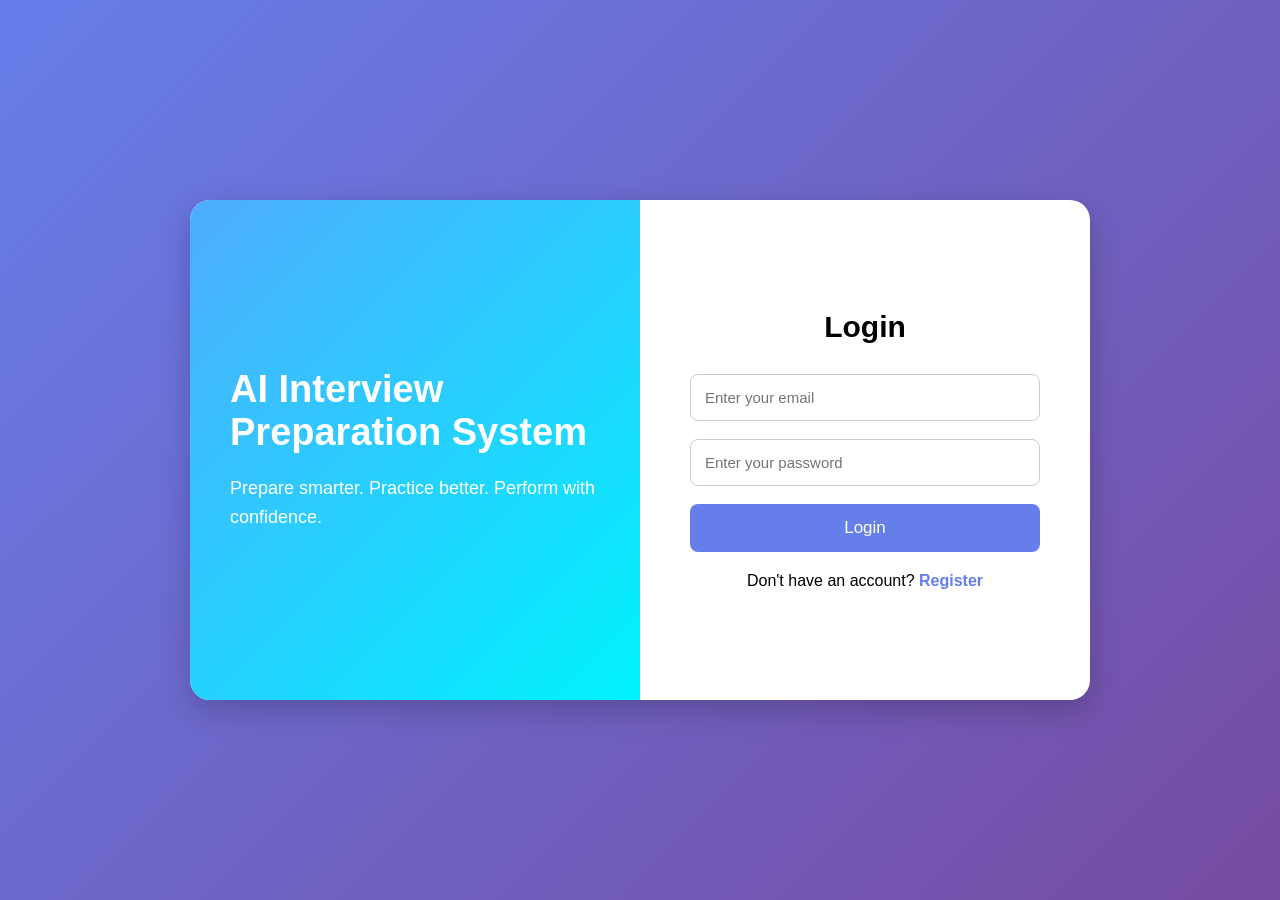
<file: Kratiii/AI-Interview_preparation-System/AI-Interview_preparation-System/frontend/index.html>
<!DOCTYPE html>
<html lang="en">
<head>
    <meta charset="UTF-8">
    <meta name="viewport" content="width=device-width, initial-scale=1.0">
    <title>AI Interview Preparation System</title>
    <link rel="stylesheet" href="style.css">
</head>

<body>

    <div class="container">

        <div class="welcome-section">
            <h1>AI Interview Preparation System</h1>
            <p>Prepare smarter. Practice better. Perform with confidence.</p>
        </div>

        <div class="login-box">
            <h2>Login</h2>

            <form id="loginForm">

                <input
                    type="email"
                    id="email"
                    placeholder="Enter your email"
                    required
                >

                <input
                    type="password"
                    id="password"
                    placeholder="Enter your password"
                    required
                >

                <button type="submit">Login</button>

            </form>

            <p id="message"></p>

            <p class="register-text">
                Don't have an account?
                <a href="register.html">Register</a>
            </p>
        </div>

    </div>

    <script>
        document.getElementById("loginForm").addEventListener("submit", async function(event) {

            event.preventDefault();

            const email = document.getElementById("email").value;
            const password = document.getElementById("password").value;
            const message = document.getElementById("message");

            try {

                const response = await fetch("http://localhost:8080/api/users/login", {
                    method: "POST",
                    headers: {
                        "Content-Type": "application/json"
                    },
                    body: JSON.stringify({
                        email: email,
                        password: password
                    })
                });

                const result = await response.text();

message.innerText = result;

if (result.startsWith("Login successful!|")) {

    const userId = result.split("|")[1];

    localStorage.setItem("userId", userId);

    setTimeout(() => {
        window.location.href = "dashboard.html";
    }, 500);
}

            } catch (error) {

                message.innerText = "Server connection failed!";
                console.error(error);

            }
        });
    </script>

</body>
</html>
</file>
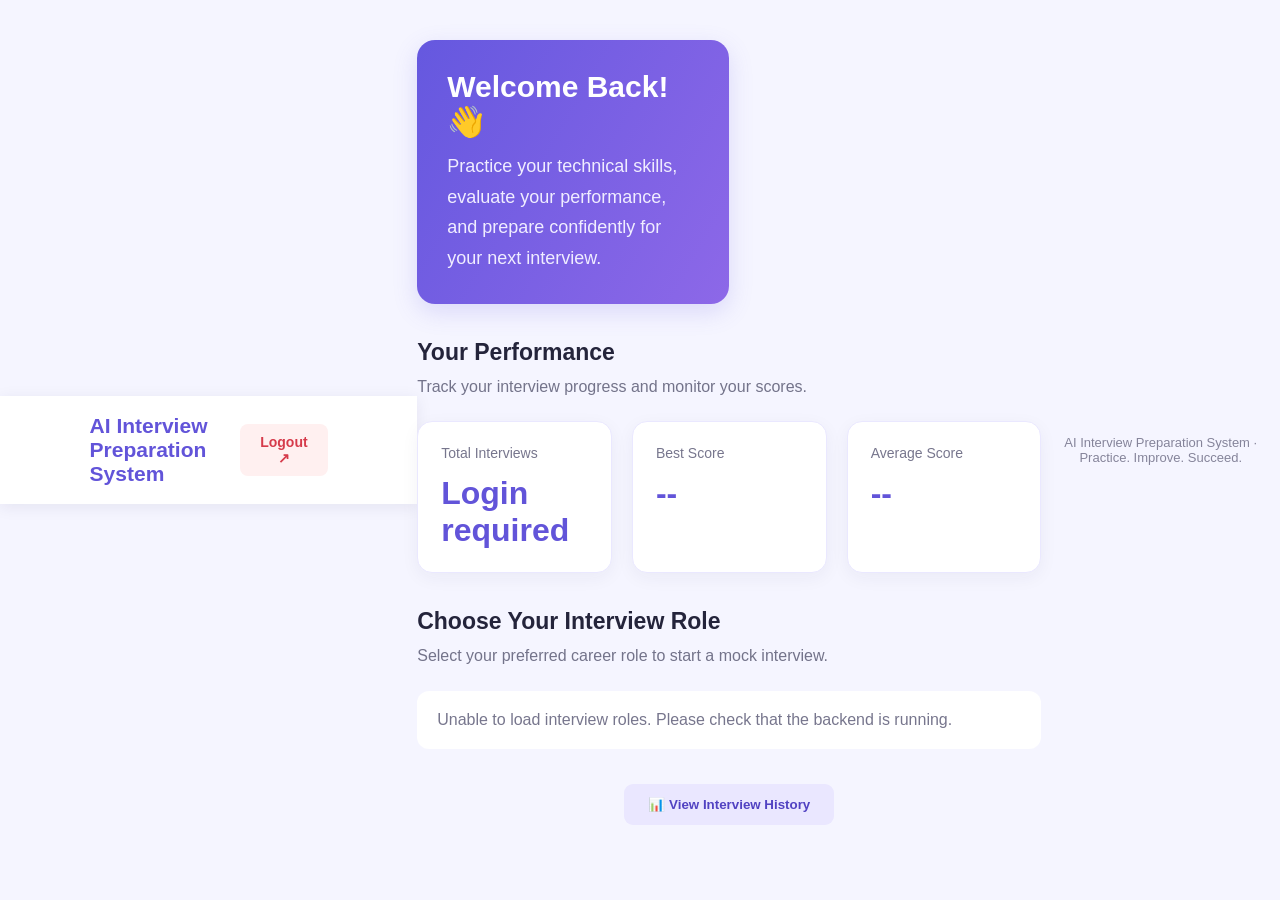
<file: Kratiii/AI-Interview_preparation-System/AI-Interview_preparation-System/frontend/dashboard-backup.html>
<!DOCTYPE html>
<html lang="en">
<head>
    <meta charset="UTF-8">
    <meta name="viewport" content="width=device-width, initial-scale=1.0">
<title>Dashboard | AI Interview Preparation System</title>
<link rel="stylesheet" href="style.css">
<style>
    * {
        box-sizing: border-box;
    }
    body {
        margin: 0;
        min-height: 100vh;
        background: #f5f5ff;
        color: #24243b;
        font-family: Arial, sans-serif;
    }
    .topbar {
        display: flex;
        justify-content: space-between;
        align-items: center;
        gap: 15px;
        padding: 18px 7%;
        background: #ffffff;
        box-shadow: 0 3px 15px rgba(35, 30, 80, 0.08);
    }
    .brand {
        color: #6254d9;
        font-size: 21px;
        font-weight: bold;
    }
    .logout-btn {
        padding: 10px 20px;
        border: none;
        border-radius: 8px;
        background: #fff0f0;
        color: #d63b4b;
        font-size: 14px;
        font-weight: bold;
        cursor: pointer;
    }
    .logout-btn:hover {
        background: #ffe0e0;
    }
    .main-content {
        width: 90%;
        max-width: 1150px;
        margin: 35px auto;
    }
    .welcome-section {
        padding: 30px;
        border-radius: 18px;
        color: white;
        background: linear-gradient(120deg, #6558df, #8d68e8);
        box-shadow: 0 8px 25px rgba(101, 88, 223, 0.18);
    }
    .welcome-section h1 {
        margin: 0 0 12px;
        font-size: 30px;
    }
    .welcome-section p {
        margin: 0;
        line-height: 1.7;
        color: #f0edff;
    }
    .section-title {
        margin: 35px 0 8px;
        font-size: 23px;
    }
    .section-description {
        margin: 0 0 20px;
        color: #73738a;
        line-height: 1.6;
    }
    .stats-grid {
        display: grid;
        grid-template-columns: repeat(3, minmax(0, 1fr));
        gap: 20px;
        margin-top: 22px;
    }
    .stat-card {
        padding: 23px;
        background: white;
        border: 1px solid #eae8ff;
        border-radius: 15px;
        box-shadow: 0 5px 18px rgba(35, 30, 80, 0.05);
    }
    .stat-label {
        margin: 0;
        color: #77768d;
        font-size: 14px;
    }
    .stat-value {
        margin: 14px 0 0;
        color: #6254d9;
        font-size: 32px;
    }
    .roles-grid {
        display: grid;
        grid-template-columns: repeat(2, minmax(0, 1fr));
        gap: 20px;
        margin-top: 22px;
    }
    .role-card {
        display: flex;
        flex-direction: column;
        align-items: flex-start;
        padding: 25px;
        background: #ffffff;
        border: 1px solid #e9e7fa;
        border-radius: 15px;
        box-shadow: 0 5px 18px rgba(35, 30, 80, 0.05);
        transition: transform 0.2s, box-shadow 0.2s;
    }
    .role-card:hover {
        transform: translateY(-4px);
        box-shadow: 0 10px 25px rgba(77, 65, 160, 0.12);
    }
    .role-icon {
        display: flex;
        align-items: center;
        justify-content: center;
        width: 48px;
        height: 48px;
        margin-bottom: 16px;
        border-radius: 12px;
        background: #efedff;
        font-size: 24px;
    }
    .role-card h3 {
        margin: 0 0 10px;
        font-size: 19px;
    }
    .role-card p {
        flex-grow: 1;
        margin: 0 0 20px;
        color: #77768d;
        font-size: 14px;
        line-height: 1.6;
    }
    .start-btn {
        width: 100%;
        padding: 12px 16px;
        border: none;
        border-radius: 8px;
        background: #6858dc;
        color: white;
        font-size: 14px;
        font-weight: bold;
        cursor: pointer;
    }
    .start-btn:hover {
        background: #5142c2;
    }
    .role-message {
        grid-column: 1 / -1;
        padding: 20px;
        background: white;
        border-radius: 12px;
        color: #77768d;
    }
    .bottom-actions {
        display: flex;
        justify-content: center;
        gap: 15px;
        flex-wrap: wrap;
        margin: 35px 0;
    }
    .history-btn {
        padding: 13px 24px;
        border: none;
        border-radius: 9px;
        background: #eae7ff;
        color: #5142c2;
        font-weight: bold;
        cursor: pointer;
    }
    .history-btn:hover {
        background: #dcd6ff;
    }
    .footer {
        padding: 22px;
        text-align: center;
        color: #85849a;
        font-size: 13px;
    }
    @media (max-width: 650px) {
        .topbar {
            padding: 16px 5%;
        }
        .brand {
            max-width: 220px;
            font-size: 17px;
            line-height: 1.4;
        }
        .main-content {
            width: 92%;
            margin: 22px auto;
        }
        .welcome-section {
            padding: 24px;
        }
        .welcome-section h1 {
            font-size: 25px;
        }
        .stats-grid {
            grid-template-columns: 1fr;
            gap: 13px;
        }
        .stat-card {
            padding: 20px;
        }
        .stat-value {
            font-size: 28px;
        }
        .roles-grid {
            grid-template-columns: 1fr;
            gap: 15px;
        }
    }
</style>
</head>
<body>
<header class="topbar">
    <div class="brand">AI Interview Preparation System</div>
    <button class="logout-btn" onclick="logoutUser()">
        Logout ↗
    </button>
</header>
<main class="main-content">
    <section class="welcome-section">
        <h1>Welcome Back! 👋</h1>
        <p>
            Practice your technical skills, evaluate your performance,
            and prepare confidently for your next interview.
        </p>
    </section>
    <section>
        <h2 class="section-title">Your Performance</h2>
        <p class="section-description">
            Track your interview progress and monitor your scores.
        </p>
        <div class="stats-grid">
            <div class="stat-card">
                <p class="stat-label">Total Interviews</p>
                <h2 class="stat-value" id="totalInterviews">Loading...</h2>
            </div>
            <div class="stat-card">
                <p class="stat-label">Best Score</p>
                <h2 class="stat-value" id="bestScore">Loading...</h2>
            </div>
            <div class="stat-card">
                <p class="stat-label">Average Score</p>
                <h2 class="stat-value" id="averageScore">Loading...</h2>
            </div>
        </div>
    </section>
    <section>
        <h2 class="section-title">Choose Your Interview Role</h2>
        <p class="section-description">
            Select your preferred career role to start a mock interview.
        </p>
        <div class="roles-grid" id="rolesContainer">
            <p class="role-message">Loading interview roles...</p>
        </div>
    </section>
    <div class="bottom-actions">
        <button class="history-btn"
                onclick="window.location.href='history.html'">
            📊 View Interview History
        </button>
    </div>
</main>
<footer class="footer">
    AI Interview Preparation System · Practice. Improve. Succeed.
</footer>
<script>
    async function loadRoles() {
        const rolesContainer = document.getElementById("rolesContainer");
        const roleDetails = {
            "Java Developer": {
                icon: "☕",
                description: "Practice Java programming and object-oriented concepts."
            },
            "Python Developer": {
                icon: "🐍",
                description: "Improve your Python fundamentals and coding knowledge."
            },
            "Data Scientist": {
                icon: "📊",
                description: "Explore statistics, data analysis, and machine learning."
            },
            "AI / ML Engineer": {
                icon: "🤖",
                description: "Prepare for AI, machine learning, and model-related questions."
            }
        };
        try {
            const response = await fetch("http://localhost:8080/api/roles");
            if (!response.ok) {
                throw new Error("Failed to load roles");
            }
            const roles = await response.json();
            rolesContainer.innerHTML = "";
            roles.forEach(function(role) {
                const details = roleDetails[role.roleName] || {
                    icon: "💻",
                    description: "Practice technical questions for this career role."
                };
                const card = document.createElement("div");
                card.className = "role-card";
                const icon = document.createElement("div");
                icon.className = "role-icon";
                icon.textContent = details.icon;
                const title = document.createElement("h3");
                title.textContent = role.roleName;
                const description = document.createElement("p");
                description.textContent = details.description;
                const button = document.createElement("button");
                button.className = "start-btn";
                button.textContent = "Start Interview →";
                button.onclick = function() {
                    window.location.href =
                        "interview.html?roleId=" + role.roleId;
                };
                card.append(icon, title, description, button);
                rolesContainer.appendChild(card);
            });
            if (roles.length === 0) {
                rolesContainer.innerHTML =
                    '<p class="role-message">No interview roles available yet.</p>';
            }
        } catch (error) {
            rolesContainer.innerHTML =
                '<p class="role-message">Unable to load interview roles. Please check that the backend is running.</p>';
            console.error(error);
        }
    }
    async function loadDashboardStats() {
        const userId = localStorage.getItem("userId");
        const total = document.getElementById("totalInterviews");
        const best = document.getElementById("bestScore");
        const average = document.getElementById("averageScore");
        if (!userId) {
            total.textContent = "Login required";
            best.textContent = "--";
            average.textContent = "--";
            return;
        }
        try {
            const response = await fetch(
                "http://localhost:8080/api/dashboard/stats/" + userId
            );
            if (!response.ok) {
                throw new Error("Unable to load statistics");
            }
            const stats = await response.json();
            total.textContent = stats.total_interviews;
            best.textContent = stats.best_score + "%";
            average.textContent = stats.average_score + "%";
        } catch (error) {
            total.textContent = "--";
            best.textContent = "--";
            average.textContent = "--";
            console.error(error);
        }
    }
    function logoutUser() {
        localStorage.removeItem("userId");
        window.location.href = "index.html";
    }
    loadRoles();
    loadDashboardStats();
</script>
</body>
</html>
</file>
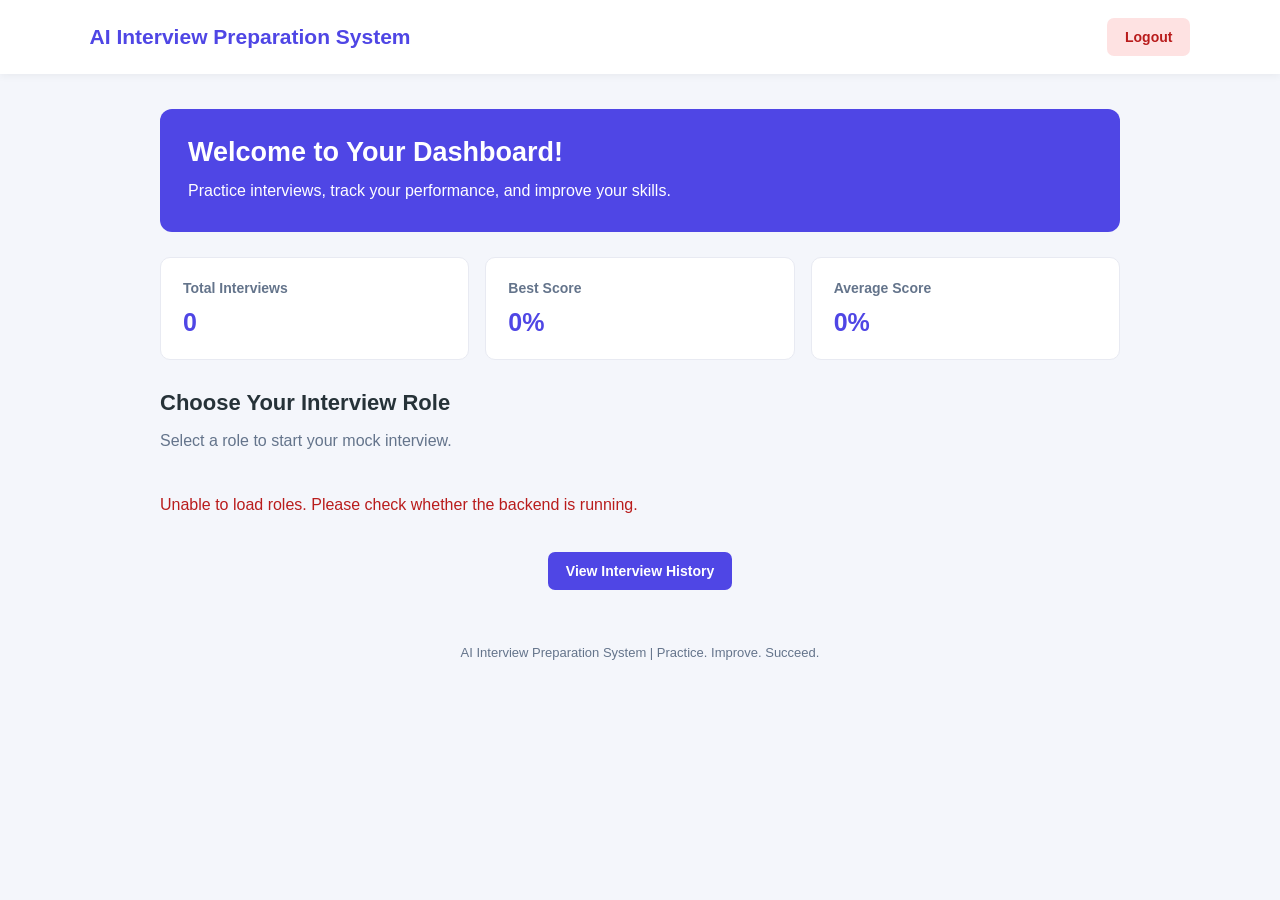
<file: Kratiii/AI-Interview_preparation-System/AI-Interview_preparation-System/frontend/dashboard.html>
<!DOCTYPE html>
<html lang="en">
<head>
    <meta charset="UTF-8">
    <meta name="viewport" content="width=device-width, initial-scale=1.0">
    <title>AI Interview Preparation System</title>

    <style>
        * {
            box-sizing: border-box;
        }

        body {
            margin: 0;
            font-family: Arial, sans-serif;
            background: #f4f6fb;
            color: #263238;
        }

        header {
            background: #ffffff;
            padding: 18px 7%;
            display: flex;
            justify-content: space-between;
            align-items: center;
            box-shadow: 0 2px 8px #0000000d;
        }

        header h2 {
            margin: 0;
            color: #4f46e5;
            font-size: 21px;
        }

        button {
            cursor: pointer;
            border: none;
            border-radius: 7px;
            padding: 11px 18px;
            font-size: 14px;
            font-weight: 600;
        }

        .logout {
            background: #fee2e2;
            color: #b91c1c;
        }

        .container {
            max-width: 1000px;
            margin: 35px auto;
            padding: 0 20px;
        }

        .welcome {
            background: #4f46e5;
            color: white;
            padding: 28px;
            border-radius: 12px;
            margin-bottom: 25px;
        }

        .welcome h1 {
            margin: 0 0 10px;
            font-size: 27px;
        }

        .welcome p {
            margin: 0;
            line-height: 1.6;
        }

        .stats {
            display: grid;
            grid-template-columns: repeat(3, minmax(0, 1fr));
            gap: 16px;
            margin-bottom: 30px;
        }

        .stat-card, .role-card {
            background: white;
            padding: 22px;
            border-radius: 10px;
            border: 1px solid #e8eaf2;
        }

        .stat-card h3 {
            color: #64748b;
            font-size: 14px;
            margin: 0 0 12px;
        }

        .stat-card p {
            font-size: 25px;
            font-weight: bold;
            color: #4f46e5;
            margin: 0;
        }

        .section-title {
            margin: 0 0 8px;
            font-size: 22px;
        }

        .section-description {
            color: #64748b;
            margin-bottom: 20px;
        }

        .roles {
            display: grid;
            grid-template-columns: repeat(2, minmax(0, 1fr));
            gap: 18px;
        }

        .role-card h3 {
            margin: 0 0 10px;
            font-size: 18px;
        }

        .role-card p {
            color: #64748b;
            font-size: 14px;
            line-height: 1.5;
            min-height: 42px;
        }

        .start-btn, .history-btn {
            background: #4f46e5;
            color: white;
        }

        .start-btn:hover, .history-btn:hover {
            background: #3730a3;
        }

        .history {
            text-align: center;
            margin: 28px 0;
        }

        .message {
            color: #b91c1c;
            padding: 10px 0;
        }

        footer {
            text-align: center;
            color: #64748b;
            font-size: 13px;
            padding: 20px;
        }

        @media (max-width: 600px) {
            header {
                padding: 16px;
                gap: 12px;
            }

            header h2 {
                font-size: 17px;
            }

            .container {
                margin-top: 22px;
                padding: 0 15px;
            }

            .stats {
                grid-template-columns: 1fr;
            }

            .roles {
                grid-template-columns: 1fr;
            }

            .welcome h1 {
                font-size: 23px;
            }
        }
    </style>
</head>

<body>
    <header>
        <h2>AI Interview Preparation System</h2>
        <button class="logout" onclick="logoutUser()">Logout</button>
    </header>

    <main class="container">
        <section class="welcome">
            <h1>Welcome to Your Dashboard!</h1>
            <p>Practice interviews, track your performance, and improve your skills.</p>
        </section>

        <section class="stats">
            <div class="stat-card">
                <h3>Total Interviews</h3>
                <p id="totalInterviews">0</p>
            </div>
            <div class="stat-card">
                <h3>Best Score</h3>
                <p id="bestScore">0%</p>
            </div>
            <div class="stat-card">
                <h3>Average Score</h3>
                <p id="averageScore">0%</p>
            </div>
        </section>

        <section>
            <h2 class="section-title">Choose Your Interview Role</h2>
            <p class="section-description">Select a role to start your mock interview.</p>
            <div class="roles" id="rolesContainer">
                <p>Loading interview roles...</p>
            </div>
            <p class="message" id="errorMessage"></p>
        </section>

        <div class="history">
            <button class="history-btn" onclick="window.location.href='history.html'">
                View Interview History
            </button>
        </div>
    </main>

    <footer>AI Interview Preparation System | Practice. Improve. Succeed.</footer>

    <script>
        async function loadRoles() {
            const container = document.getElementById("rolesContainer");

            try {
                const response = await fetch("http://localhost:8080/api/roles");

                if (!response.ok) {
                    throw new Error("Could not load roles");
                }

                const roles = await response.json();
                container.innerHTML = "";

                roles.forEach(function(role) {
                    const card = document.createElement("div");
                    card.className = "role-card";

                    const title = document.createElement("h3");
                    title.textContent = role.roleName;

                    const description = document.createElement("p");
                    description.textContent =
                        "Practice interview questions and evaluate your preparation.";

                    const button = document.createElement("button");
                    button.className = "start-btn";
                    button.textContent = "Start Interview";
                    console.log("Role data:", role);
                    button.onclick = function() {
                        window.location.href =
                            "interview.html?roleId=" + role.roleId;
                    };

                    card.appendChild(title);
                    card.appendChild(description);
                    card.appendChild(button);
                    container.appendChild(card);
                });
            } catch (error) {
                document.getElementById("errorMessage").textContent =
                    "Unable to load roles. Please check whether the backend is running.";
                container.innerHTML = "";
                console.error(error);
            }
        }

        async function loadDashboardStats() {
            const userId = localStorage.getItem("userId");

            if (!userId) {
                document.getElementById("errorMessage").textContent =
                    "Please log in to view your dashboard.";
                return;
            }

            try {
                const response = await fetch(
                    "http://localhost:8080/api/dashboard/stats/" + userId
                );

                if (!response.ok) {
                    throw new Error("Could not load statistics");
                }

                const stats = await response.json();

                document.getElementById("totalInterviews").textContent =
                    stats.total_interviews ?? 0;
                document.getElementById("bestScore").textContent =
                    (stats.best_score ?? 0) + "%";
                document.getElementById("averageScore").textContent =
                    (stats.average_score ?? 0) + "%";
            } catch (error) {
                console.error("Dashboard statistics error:", error);
            }
        }

        function logoutUser() {
            localStorage.removeItem("userId");
            window.location.href = "index.html";
        }

        loadRoles();
        loadDashboardStats();
    </script>
</body>
</html>
</file>
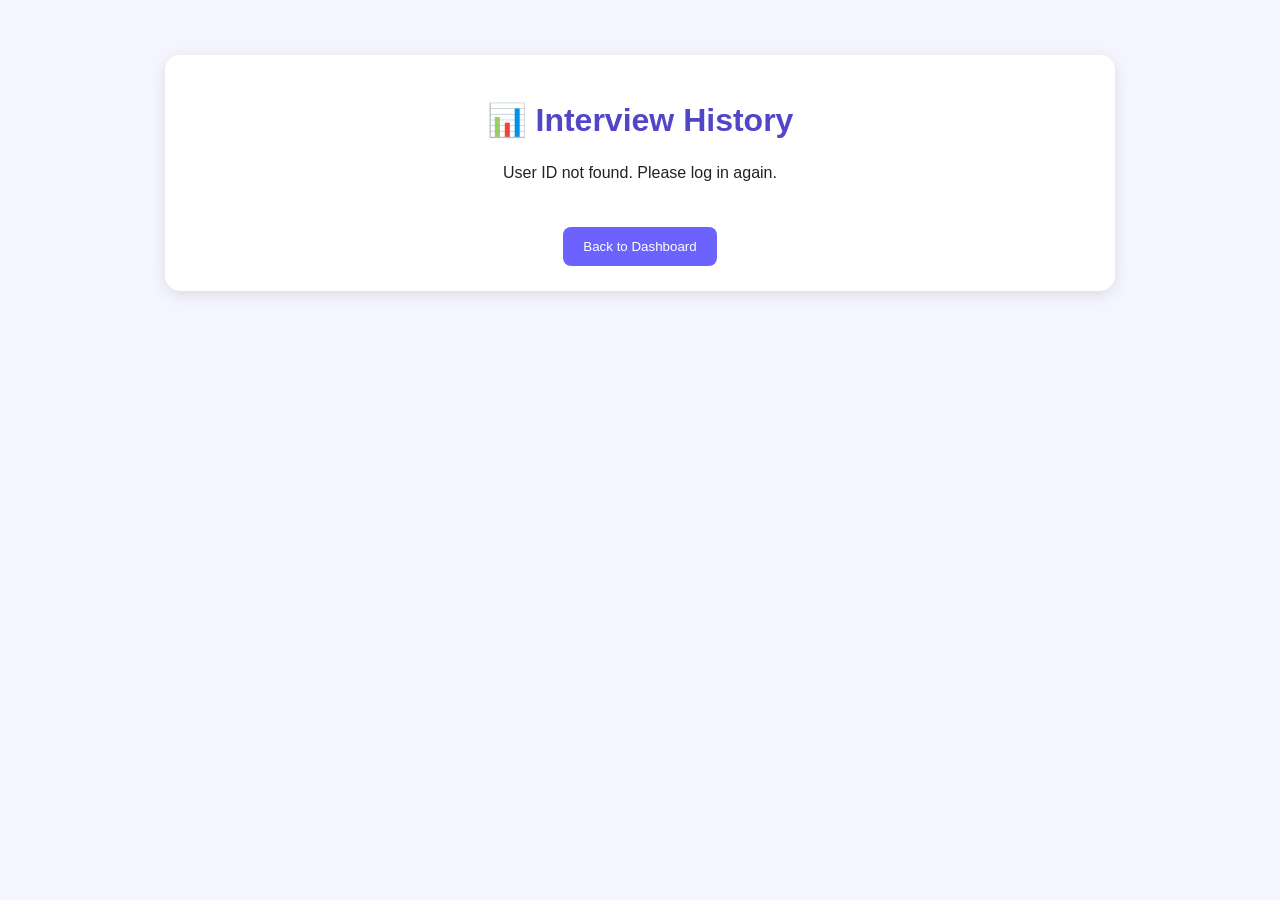
<file: Kratiii/AI-Interview_preparation-System/AI-Interview_preparation-System/frontend/history.html>
<!DOCTYPE html>
<html lang="en">
<head>
    <meta charset="UTF-8">
    <meta name="viewport" content="width=device-width, initial-scale=1.0">
    <title>Interview History</title>
    <style>
        body {
            font-family: Arial, sans-serif;
            background: #f4f5ff;
            margin: 0;
            padding: 25px;
            color: #222;
        }

        .container {
            max-width: 900px;
            margin: 30px auto;
            background: white;
            padding: 25px;
            border-radius: 15px;
            box-shadow: 0 4px 15px rgba(0, 0, 0, 0.1);
        }

        h1 {
            text-align: center;
            color: #5146c8;
        }

        table {
            width: 100%;
            border-collapse: collapse;
            margin-top: 25px;
        }

        th, td {
            padding: 13px 10px;
            border-bottom: 1px solid #ddd;
            text-align: center;
        }

        th {
            background: #6c63ff;
            color: white;
        }

        tr:hover {
            background: #f3f2ff;
        }

        .message {
            text-align: center;
            margin: 25px 0;
        }

        button {
            background: #6c63ff;
            color: white;
            border: none;
            padding: 12px 20px;
            border-radius: 8px;
            cursor: pointer;
            margin-top: 20px;
        }

        button:hover {
            background: #5146c8;
        }

        .back {
            text-align: center;
        }

        @media (max-width: 600px) {
            body {
                padding: 10px;
            }

            .container {
                padding: 12px;
            }

            th, td {
                padding: 9px 5px;
                font-size: 12px;
            }
        }
    </style>
</head>
<body>

<div class="container">
    <h1>📊 Interview History</h1>

    <p id="message" class="message">Loading your interview history...</p>

    <table id="historyTable" style="display: none;">
        <thead>
            <tr>
                <th>Result ID</th>
                <th>Job Role</th>
                <th>Score</th>
                <th>Interview Date</th>
            </tr>
        </thead>
        <tbody id="historyBody"></tbody>
    </table>

    <div class="back">
        <button onclick="window.location.href='dashboard.html'">
            Back to Dashboard
        </button>
    </div>
</div>

<script>
async function loadHistory() {
    const userId = localStorage.getItem("userId");
    const message = document.getElementById("message");
    const table = document.getElementById("historyTable");
    const historyBody = document.getElementById("historyBody");

    if (!userId) {
        message.textContent = "User ID not found. Please log in again.";
        return;
    }

    try {
        const response = await fetch(
            "http://localhost:8080/api/interview/history/" + userId
        );

        if (!response.ok) {
            throw new Error("Unable to load interview history.");
        }

        const history = await response.json();

        if (history.length === 0) {
            message.textContent = "No previous interviews found.";
            return;
        }

        historyBody.innerHTML = "";

        history.forEach(item => {
            const row = document.createElement("tr");

            const resultId = document.createElement("td");
            resultId.textContent = item.result_id;

            const roleName = document.createElement("td");
            roleName.textContent = item.role_name;

            const score = document.createElement("td");
            score.textContent = item.score + "%";

            const interviewDate = document.createElement("td");
            interviewDate.textContent = item.interview_date
                ? new Date(item.interview_date).toLocaleString()
                : "Not available";

            row.append(resultId, roleName, score, interviewDate);
            historyBody.appendChild(row);
        });

        message.textContent = "Your previous interviews are shown below.";
        table.style.display = "table";

    } catch (error) {
        message.textContent =
            "Unable to load history. Please check that the backend is running.";
        console.error(error);
    }
}

loadHistory();
</script>

</body>
</html>
</file>
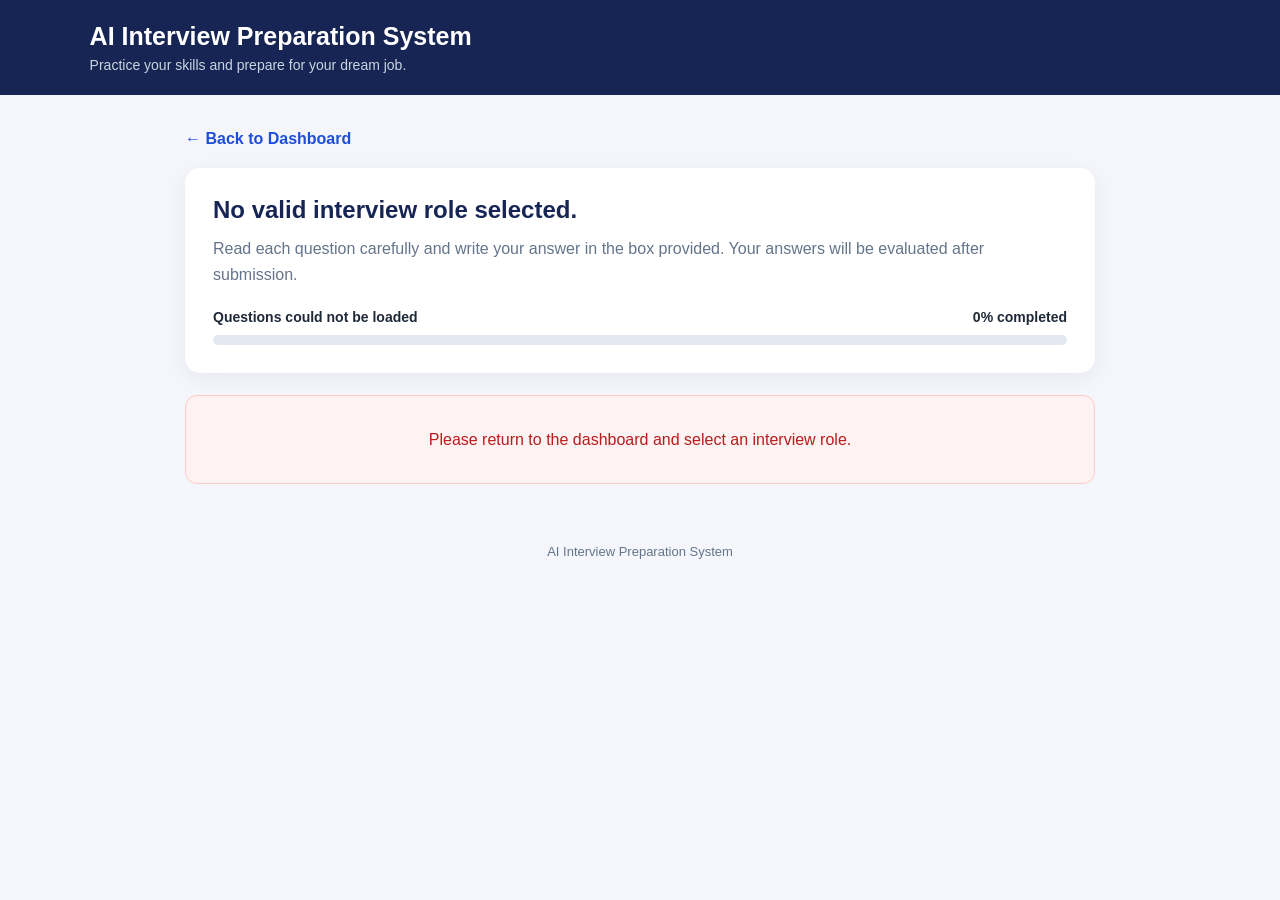
<file: Kratiii/AI-Interview_preparation-System/AI-Interview_preparation-System/frontend/interview.html>
<!DOCTYPE html>
<html lang="en">
<head>
    <meta charset="UTF-8">
    <meta name="viewport" content="width=device-width, initial-scale=1.0">

    <title>Mock Interview | AI Interview Preparation System</title>

    <style>
        * {
            margin: 0;
            padding: 0;
            box-sizing: border-box;
        }

        body {
            font-family: Arial, sans-serif;
            background: #f4f6fb;
            color: #1f2937;
            min-height: 100vh;
        }

        header {
            background: #172554;
            color: white;
            padding: 22px 7%;
        }

        header h1 {
            font-size: 25px;
            margin-bottom: 6px;
        }

        header p {
            color: #cbd5e1;
            font-size: 14px;
        }

        .container {
            max-width: 950px;
            margin: 35px auto;
            padding: 0 20px;
        }

        .back-btn {
            display: inline-block;
            text-decoration: none;
            color: #1d4ed8;
            font-weight: bold;
            margin-bottom: 20px;
        }

        .card {
            background: white;
            border-radius: 15px;
            padding: 28px;
            margin-bottom: 22px;
            box-shadow: 0 5px 20px rgba(0, 0, 0, 0.06);
        }

        .card h2 {
            color: #172554;
            margin-bottom: 12px;
        }

        .description {
            color: #64748b;
            line-height: 1.6;
        }

        .progress-info {
            display: flex;
            justify-content: space-between;
            gap: 10px;
            flex-wrap: wrap;
            margin-top: 22px;
            margin-bottom: 10px;
            font-size: 14px;
            font-weight: bold;
        }

        .progress-bg {
            height: 10px;
            background: #e2e8f0;
            border-radius: 20px;
            overflow: hidden;
        }

        .progress-fill {
            height: 100%;
            width: 0%;
            background: #2563eb;
            transition: width 0.3s ease;
        }

        .question-card {
            border: 1px solid #e5e7eb;
            border-radius: 12px;
            padding: 22px;
            margin-bottom: 18px;
        }

        .question-top {
            display: flex;
            justify-content: space-between;
            gap: 12px;
            margin-bottom: 15px;
            flex-wrap: wrap;
        }

        .question-number {
            color: #2563eb;
            font-size: 13px;
            font-weight: bold;
        }

        .difficulty {
            background: #eff6ff;
            color: #1d4ed8;
            padding: 5px 10px;
            border-radius: 20px;
            font-size: 12px;
        }

        .question-card h3 {
            font-size: 17px;
            line-height: 1.6;
            margin-bottom: 10px;
        }

        .topic {
            color: #64748b;
            font-size: 13px;
            margin-bottom: 16px;
        }

        textarea {
            width: 100%;
            min-height: 120px;
            resize: vertical;
            border: 1px solid #cbd5e1;
            border-radius: 9px;
            padding: 13px;
            font-family: inherit;
            font-size: 14px;
            line-height: 1.6;
            outline: none;
        }

        textarea:focus {
            border-color: #2563eb;
            box-shadow: 0 0 0 3px rgba(37, 99, 235, 0.1);
        }

        .submit-area {
            background: white;
            padding: 25px;
            border-radius: 14px;
            text-align: center;
            box-shadow: 0 5px 20px rgba(0, 0, 0, 0.06);
        }

        .submit-area p {
            color: #64748b;
            margin-bottom: 18px;
            line-height: 1.6;
        }

        button {
            border: none;
            border-radius: 9px;
            padding: 13px 24px;
            background: #2563eb;
            color: white;
            font-size: 15px;
            font-weight: bold;
            cursor: pointer;
        }

        button:hover {
            background: #1d4ed8;
        }

        button:disabled {
            background: #94a3b8;
            cursor: not-allowed;
        }

        .empty-state {
            background: white;
            border-radius: 12px;
            padding: 30px;
            text-align: center;
            color: #64748b;
            line-height: 1.7;
        }

        .error-state {
            color: #b91c1c;
            background: #fef2f2;
            border: 1px solid #fecaca;
        }

        footer {
            text-align: center;
            padding: 25px 15px;
            color: #64748b;
            font-size: 13px;
        }

        [hidden] {
            display: none !important;
        }

        @media (max-width: 600px) {
            header {
                padding: 20px;
            }

            header h1 {
                font-size: 21px;
            }

            .container {
                margin: 22px auto;
                padding: 0 12px;
            }

            .card {
                padding: 20px;
            }

            .question-card {
                padding: 16px;
            }
        }
    </style>
</head>

<body>

<header>
    <h1>AI Interview Preparation System</h1>
    <p>Practice your skills and prepare for your dream job.</p>
</header>

<main class="container">

    <a href="dashboard.html" class="back-btn">
        ← Back to Dashboard
    </a>

    <section class="card">
        <h2 id="roleTitle">Mock Interview</h2>

        <p class="description">
            Read each question carefully and write your answer in the
            box provided. Your answers will be evaluated after submission.
        </p>

        <div class="progress-info">
            <span id="questionCount">Loading questions...</span>
            <span id="progressText">0% completed</span>
        </div>

        <div class="progress-bg">
            <div class="progress-fill" id="progressFill"></div>
        </div>
    </section>

    <section id="questionsContainer">
        <div class="empty-state">
            Loading your interview questions...
        </div>
    </section>

    <section class="submit-area" id="submitArea" hidden>
        <p>
            Review your answers before submitting.
            Make sure every question has been answered.
        </p>

        <button type="button" class="submit-btn" id="submitBtn">
            Submit Interview
        </button>
    </section>

</main>

<footer>
    AI Interview Preparation System
</footer>

<script>
    const API_BASE_URL = "http://localhost:8080";

    const urlParams = new URLSearchParams(window.location.search);
    const roleId = urlParams.get("roleId");

    const roleTitle = document.getElementById("roleTitle");
    const questionsContainer = document.getElementById("questionsContainer");
    const questionCount = document.getElementById("questionCount");
    const progressText = document.getElementById("progressText");
    const progressFill = document.getElementById("progressFill");
    const submitArea = document.getElementById("submitArea");
    const submitBtn = document.getElementById("submitBtn");

    let questions = [];

    function showError(message) {
        questionsContainer.innerHTML = "";

        const errorBox = document.createElement("div");
        errorBox.className = "empty-state error-state";
        errorBox.textContent = message;

        questionsContainer.appendChild(errorBox);
        questionCount.textContent = "Questions could not be loaded";
        progressText.textContent = "0% completed";
        progressFill.style.width = "0%";
        submitArea.hidden = true;
    }

    async function loadQuestions() {

        if (
            roleId === null ||
            roleId.trim() === "" ||
            !Number.isInteger(Number(roleId)) ||
            Number(roleId) <= 0
        ) {
            roleTitle.textContent = "No valid interview role selected.";

            showError(
                "Please return to the dashboard and select an interview role."
            );

            return;
        }

        try {
            console.log("Loading questions for role ID:", roleId);

            // Load the selected role's name.
            try {
                const rolesResponse = await fetch(
                    API_BASE_URL + "/api/roles"
                );

                if (rolesResponse.ok) {
                    const roles = await rolesResponse.json();

                    const selectedRole = roles.find(function(role) {
                        return Number(role.roleId) === Number(roleId);
                    });

                    if (selectedRole) {
                        roleTitle.textContent =
                            selectedRole.roleName + " Interview";
                    }
                }
            } catch (roleError) {
                console.warn("Could not load role name:", roleError);
            }

            // Load interview questions.
            const response = await fetch(
                API_BASE_URL + "/api/questions/role/" +
                encodeURIComponent(roleId)
            );

            if (!response.ok) {
                throw new Error(
                    "Could not load questions. Server returned " +
                    response.status
                );
            }

            const data = await response.json();

            console.log("Questions received:", data);

            if (!Array.isArray(data) || data.length === 0) {
                showError(
                    "No questions found for this role. Please try another role."
                );
                return;
            }

            questions = data;

            renderQuestions();

        } catch (error) {
            console.error("Question loading error:", error);

            showError(
                "Unable to load questions. Please check that the backend " +
                "is running and try again. Error: " + error.message
            );
        }
    }

    function renderQuestions() {
        questionsContainer.innerHTML = "";

        questions.forEach(function(question, index) {

            const questionCard = document.createElement("article");
            questionCard.className = "question-card";

            const questionTop = document.createElement("div");
            questionTop.className = "question-top";

            const number = document.createElement("span");
            number.className = "question-number";
            number.textContent = "QUESTION " + (index + 1);

            const difficulty = document.createElement("span");
            difficulty.className = "difficulty";
            difficulty.textContent = question.difficulty || "General";

            questionTop.appendChild(number);
            questionTop.appendChild(difficulty);

            const questionHeading = document.createElement("h3");
            questionHeading.textContent = question.question;

            const topic = document.createElement("p");
            topic.className = "topic";
            topic.textContent = "Topic: " + (question.topic || "General");

            const answerField = document.createElement("textarea");
            answerField.className = "answer-field";
            answerField.dataset.questionId = question.questionId;
            answerField.placeholder = "Write your answer here...";
            answerField.setAttribute(
                "aria-label",
                "Answer for question " + (index + 1)
            );

            answerField.addEventListener("input", updateProgress);

            questionCard.appendChild(questionTop);
            questionCard.appendChild(questionHeading);
            questionCard.appendChild(topic);
            questionCard.appendChild(answerField);

            questionsContainer.appendChild(questionCard);
        });

        questionCount.textContent =
            "0 of " + questions.length + " answered";

        progressText.textContent = "0% completed";
        progressFill.style.width = "0%";

        submitArea.hidden = false;
    }

    function updateProgress() {
        const answerFields =
            document.querySelectorAll(".answer-field");

        let answered = 0;

        answerFields.forEach(function(field) {
            if (field.value.trim() !== "") {
                answered++;
            }
        });

        const total = answerFields.length;

        const percentage = total > 0
            ? Math.round((answered / total) * 100)
            : 0;

        questionCount.textContent =
            answered + " of " + total + " answered";

        progressText.textContent = percentage + "% completed";
        progressFill.style.width = percentage + "%";
    }

    async function submitInterview() {

        const userId = localStorage.getItem("userId");

        if (!userId || !Number.isInteger(Number(userId))) {
            alert("Please log in again before submitting your interview.");
            window.location.href = "index.html";
            return;
        }

        if (!questions.length) {
            alert("No questions are available to submit.");
            return;
        }

        const answerFields =
            document.querySelectorAll(".answer-field");

        const answers = [];

        for (let i = 0; i < answerFields.length; i++) {

            const answerText = answerFields[i].value.trim();

            if (!answerText) {
                alert(
                    "Please answer question " + (i + 1) +
                    " before submitting."
                );

                answerFields[i].focus();
                return;
            }

            answers.push({
                questionId: Number(answerFields[i].dataset.questionId),
                answer: answerText
            });
        }

        const payload = {
            userId: Number(userId),
            roleId: Number(roleId),
            answers: answers
        };

        submitBtn.disabled = true;
        submitBtn.textContent = "Evaluating Answers...";

        try {
            const response = await fetch(
                API_BASE_URL + "/api/interview/submit",
                {
                    method: "POST",
                    headers: {
                        "Content-Type": "application/json"
                    },
                    body: JSON.stringify(payload)
                }
            );

            const responseText = await response.text();

            console.log("Submission status:", response.status);
            console.log("Submission response:", responseText);

            if (!response.ok) {
                throw new Error(
                    "Server returned " + response.status +
                    ": " + responseText
                );
            }

            // The backend currently returns:
            // Interview Score: 75%
            const match = responseText.match(
                /Interview Score:\s*(\d+(?:\.\d+)?)\s*%?/i
            );

            if (match) {
                const score = Number(match[1]);

                if (Number.isFinite(score)) {
                    window.location.href =
                        "result.html?score=" +
                        encodeURIComponent(score);

                    return;
                }
            }

            // Also support a JSON score response if the backend changes.
            try {
                const resultData = JSON.parse(responseText);

                const score = Number(
                    resultData.score ??
                    resultData.overallScore ??
                    resultData.interviewScore
                );

                if (
                    Number.isFinite(score) &&
                    score >= 0 &&
                    score <= 100
                ) {
                    window.location.href =
                        "result.html?score=" +
                        encodeURIComponent(score);

                    return;
                }
            } catch (parseError) {
                // The response was plain text, not JSON.
            }

            throw new Error(
                "The server did not return an interview score. Response: " +
                responseText
            );

        } catch (error) {
            console.error("Interview submission error:", error);

            alert(
                "Could not submit the interview.\n\n" +
                error.message
            );

        } finally {
            submitBtn.disabled = false;
            submitBtn.textContent = "Submit Interview";
        }
    }

    submitBtn.addEventListener("click", submitInterview);

    loadQuestions();
</script>

</body>
</html>
</file>
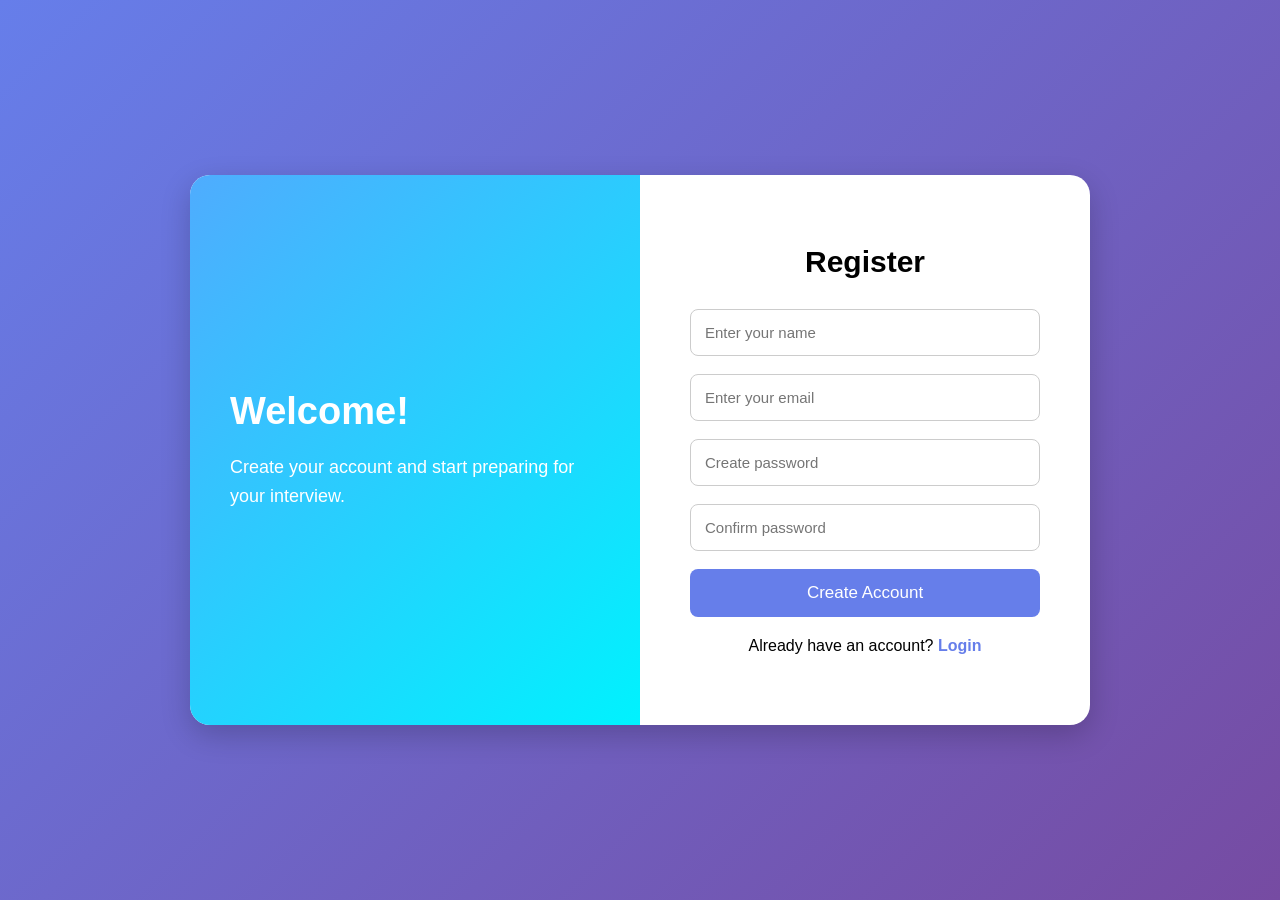
<file: Kratiii/AI-Interview_preparation-System/AI-Interview_preparation-System/frontend/register.html>
<!DOCTYPE html>
<html lang="en">
<head>
    <meta charset="UTF-8">
    <meta name="viewport" content="width=device-width, initial-scale=1.0">
    <title>Register - AI Interview Preparation System</title>
    <link rel="stylesheet" href="style.css">
</head>

<body>

    <div class="container">

        <div class="welcome-section">
            <h1>Welcome!</h1>
            <p>Create your account and start preparing for your interview.</p>
        </div>

        <div class="login-box">
            <h2>Register</h2>

            <form id="registerForm">

                <input
                    type="text"
                    id="name"
                    placeholder="Enter your name"
                    required
                >

                <input
                    type="email"
                    id="email"
                    placeholder="Enter your email"
                    required
                >

                <input
                    type="password"
                    id="password"
                    placeholder="Create password"
                    required
                >

                <input
                    type="password"
                    id="confirmPassword"
                    placeholder="Confirm password"
                    required
                >

                <button type="submit">Create Account</button>

            </form>

            <p id="message"></p>

            <p class="register-text">
                Already have an account?
                <a href="index.html">Login</a>
            </p>
        </div>

    </div>

    <script>
        document.getElementById("registerForm").addEventListener("submit", async function(event) {

            event.preventDefault();

            const name = document.getElementById("name").value;
            const email = document.getElementById("email").value;
            const password = document.getElementById("password").value;
            const confirmPassword = document.getElementById("confirmPassword").value;
            const message = document.getElementById("message");

            if (password !== confirmPassword) {
                message.innerText = "Passwords do not match!";
                return;
            }

            try {

                const response = await fetch("http://localhost:8080/api/users/register", {
                    method: "POST",
                    headers: {
                        "Content-Type": "application/json"
                    },
                    body: JSON.stringify({
                        name: name,
                        email: email,
                        password: password
                    })
                });

                const result = await response.text();

                message.innerText = result;

            } catch (error) {

                message.innerText = "Server connection failed!";
                console.error(error);

            }
        });
    </script>

</body>
</html>
</file>
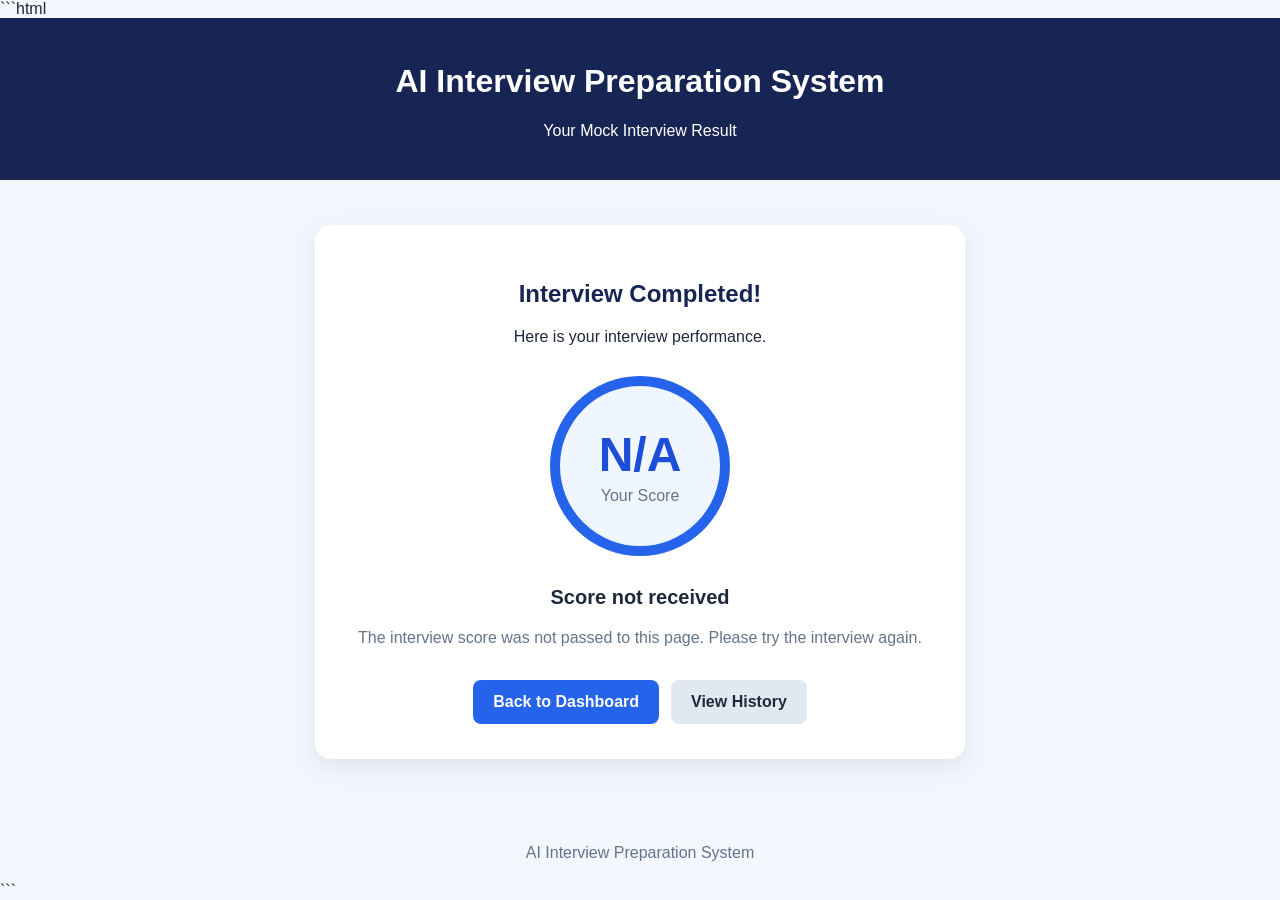
<file: Kratiii/AI-Interview_preparation-System/AI-Interview_preparation-System/frontend/result.html>
```html
<!DOCTYPE html>
<html lang="en">
<head>
    <meta charset="UTF-8">
    <meta name="viewport" content="width=device-width, initial-scale=1.0">
    <title>Interview Result</title>

    <style>
        * {
            box-sizing: border-box;
        }

        body {
            margin: 0;
            font-family: Arial, sans-serif;
            background: #f3f6fc;
            color: #1e293b;
            min-height: 100vh;
            display: flex;
            flex-direction: column;
        }

        header {
            background: #172554;
            color: white;
            padding: 24px;
            text-align: center;
        }

        main {
            width: 90%;
            max-width: 650px;
            margin: 45px auto;
            background: white;
            padding: 35px 25px;
            border-radius: 16px;
            text-align: center;
            box-shadow: 0 8px 25px rgba(0, 0, 0, 0.08);
        }

        h2 {
            color: #172554;
        }

        .score-circle {
            width: 180px;
            height: 180px;
            border-radius: 50%;
            border: 10px solid #2563eb;
            margin: 30px auto;
            display: flex;
            align-items: center;
            justify-content: center;
            flex-direction: column;
            background: #eff6ff;
        }

        #score {
            font-size: 48px;
            font-weight: bold;
            color: #1d4ed8;
        }

        .score-label {
            color: #64748b;
            margin-top: 5px;
        }

        #performance {
            font-size: 20px;
            font-weight: bold;
            margin: 20px 0 10px;
        }

        #message {
            color: #64748b;
            line-height: 1.6;
        }

        .buttons {
            display: flex;
            gap: 12px;
            justify-content: center;
            flex-wrap: wrap;
            margin-top: 30px;
        }

        .btn {
            display: inline-block;
            padding: 13px 20px;
            border-radius: 8px;
            background: #2563eb;
            color: white;
            text-decoration: none;
            font-weight: bold;
        }

        .btn.secondary {
            background: #e2e8f0;
            color: #1e293b;
        }

        footer {
            text-align: center;
            color: #64748b;
            padding: 20px;
            margin-top: auto;
        }
    </style>
</head>

<body>

<header>
    <h1>AI Interview Preparation System</h1>
    <p>Your Mock Interview Result</p>
</header>

<main>
    <h2>Interview Completed!</h2>
    <p>Here is your interview performance.</p>

    <div class="score-circle">
        <span id="score">--%</span>
        <span class="score-label">Your Score</span>
    </div>

    <div id="performance">Calculating result...</div>
    <p id="message"></p>

    <div class="buttons">
        <a href="dashboard.html" class="btn">Back to Dashboard</a>
        <a href="history.html" class="btn secondary">View History</a>
    </div>
</main>

<footer>
    AI Interview Preparation System
</footer>

<script>
    const params = new URLSearchParams(window.location.search);
    const rawScore = params.get("score");

    const scoreElement = document.getElementById("score");
    const performanceElement = document.getElementById("performance");
    const messageElement = document.getElementById("message");

    console.log("Result page URL:", window.location.href);
    console.log("Score received:", rawScore);

    if (rawScore === null || rawScore.trim() === "") {
        scoreElement.textContent = "N/A";
        performanceElement.textContent = "Score not received";
        messageElement.textContent =
            "The interview score was not passed to this page. Please try the interview again.";
    } else {
        const score = Number(rawScore);

        if (!Number.isFinite(score) || score < 0 || score > 100) {
            scoreElement.textContent = "N/A";
            performanceElement.textContent = "Invalid score";
            messageElement.textContent =
                "The received score is invalid. Please submit the interview again.";
        } else {
            scoreElement.textContent = score + "%";

            if (score >= 80) {
                performanceElement.textContent = "Excellent Performance!";
                messageElement.textContent =
                    "Great job! You demonstrated a strong understanding of the evaluated keywords.";
            } else if (score >= 60) {
                performanceElement.textContent = "Good Performance!";
                messageElement.textContent =
                    "Good effort! Keep practising to improve your interview skills.";
            } else if (score >= 40) {
                performanceElement.textContent = "Keep Improving!";
                messageElement.textContent =
                    "Review the concepts and practise explaining your answers more clearly.";
            } else {
                performanceElement.textContent = "More Practice Needed";
                messageElement.textContent =
                    "Keep learning and practising. Every interview is an opportunity to improve.";
            }
        }
    }
</script>

</body>
</html>
```
</file>
<file: Kratiii/AI-Interview_preparation-System/AI-Interview_preparation-System/frontend/style.css>
* {
    margin: 0;
    padding: 0;
    box-sizing: border-box;
    font-family: Arial, sans-serif;
}

body {
    min-height: 100vh;
    background: linear-gradient(135deg, #667eea, #764ba2);
    display: flex;
    justify-content: center;
    align-items: center;
}

.container {
    width: 900px;
    min-height: 500px;
    background: white;
    border-radius: 20px;
    display: flex;
    overflow: hidden;
    box-shadow: 0 10px 30px rgba(0, 0, 0, 0.2);
}

.welcome-section {
    width: 50%;
    background: linear-gradient(135deg, #4facfe, #00f2fe);
    color: white;
    padding: 80px 40px;
    display: flex;
    flex-direction: column;
    justify-content: center;
}

.welcome-section h1 {
    font-size: 38px;
    margin-bottom: 20px;
}

.welcome-section p {
    font-size: 18px;
    line-height: 1.6;
}

.login-box {
    width: 50%;
    padding: 70px 50px;
    display: flex;
    flex-direction: column;
    justify-content: center;
}

.login-box h2 {
    text-align: center;
    margin-bottom: 30px;
    font-size: 30px;
}

.login-box input {
    width: 100%;
    padding: 14px;
    margin-bottom: 18px;
    border: 1px solid #ccc;
    border-radius: 8px;
    font-size: 15px;
}

.login-box button {
    width: 100%;
    padding: 14px;
    border: none;
    border-radius: 8px;
    background: #667eea;
    color: white;
    font-size: 17px;
    cursor: pointer;
}

.login-box button:hover {
    background: #5568d8;
}

.register-text {
    text-align: center;
    margin-top: 20px;
}

.register-text a {
    color: #667eea;
    text-decoration: none;
    font-weight: bold;
}
</file>
